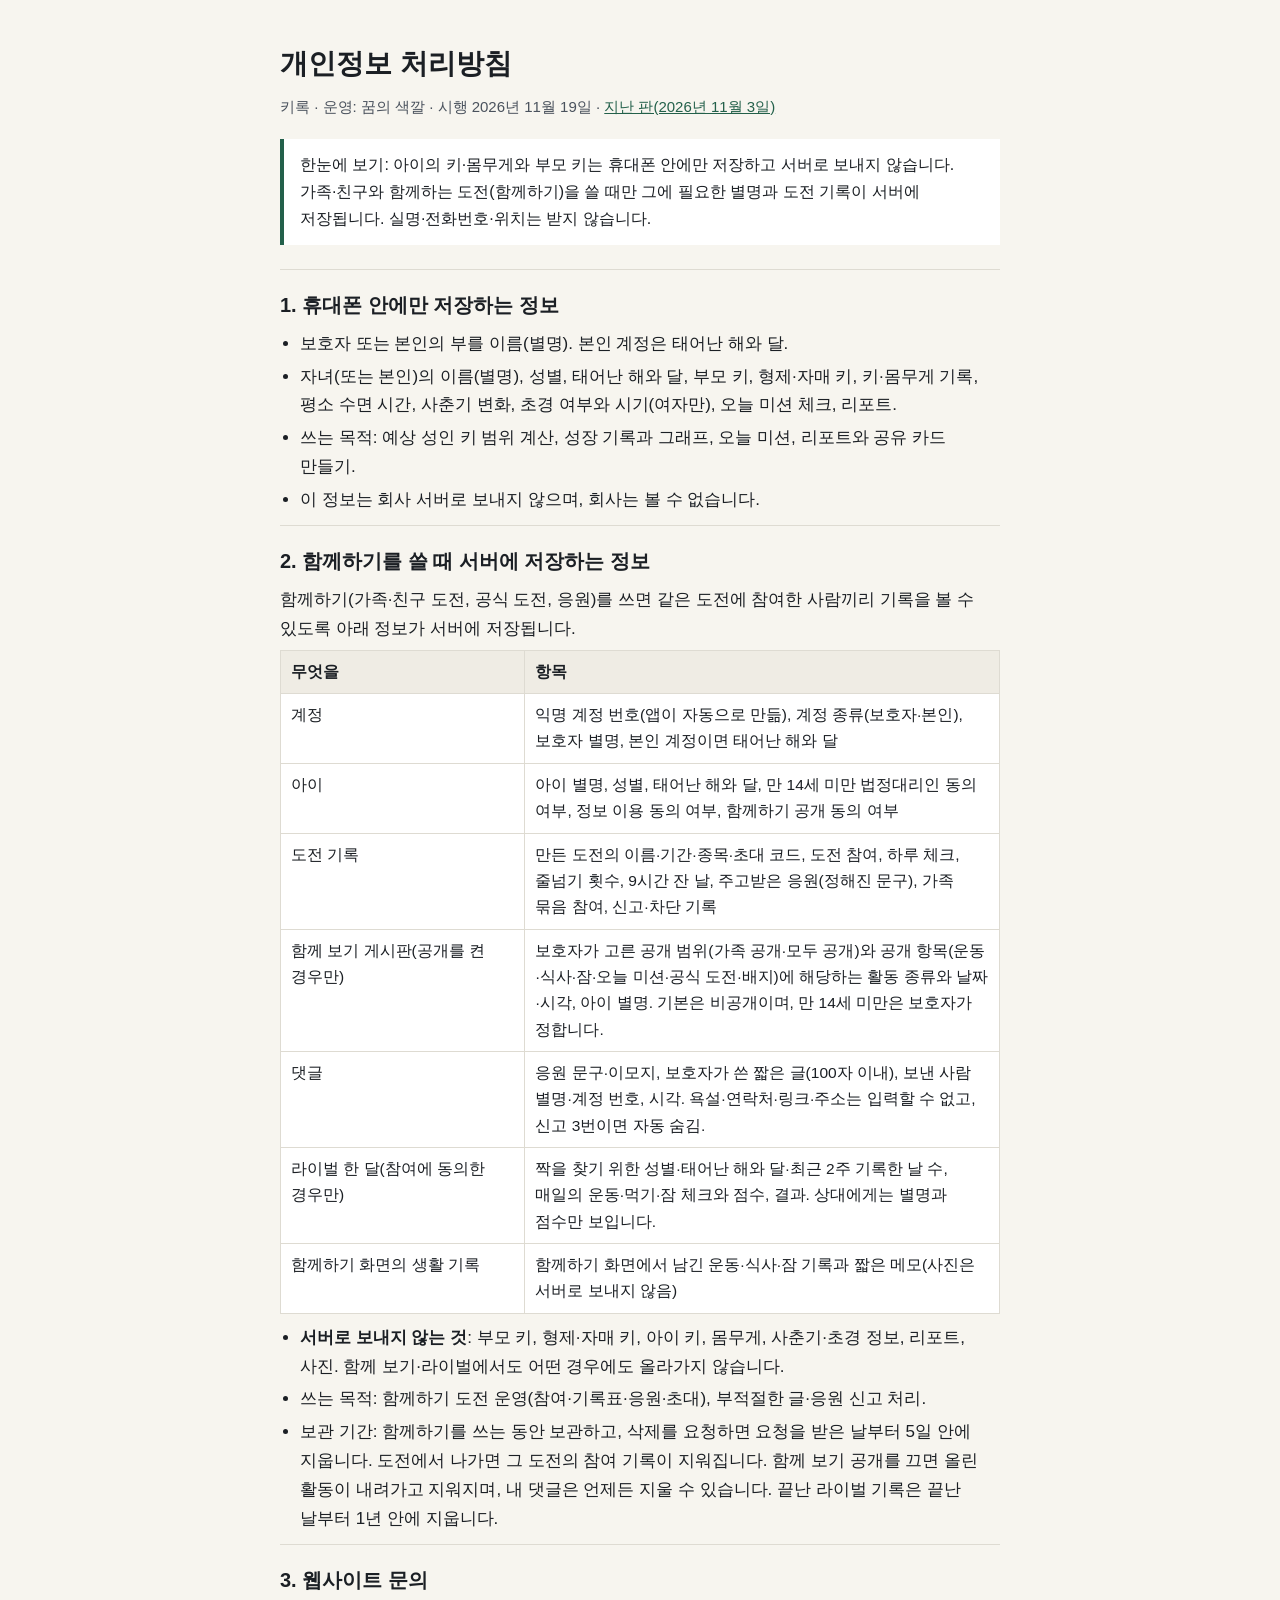
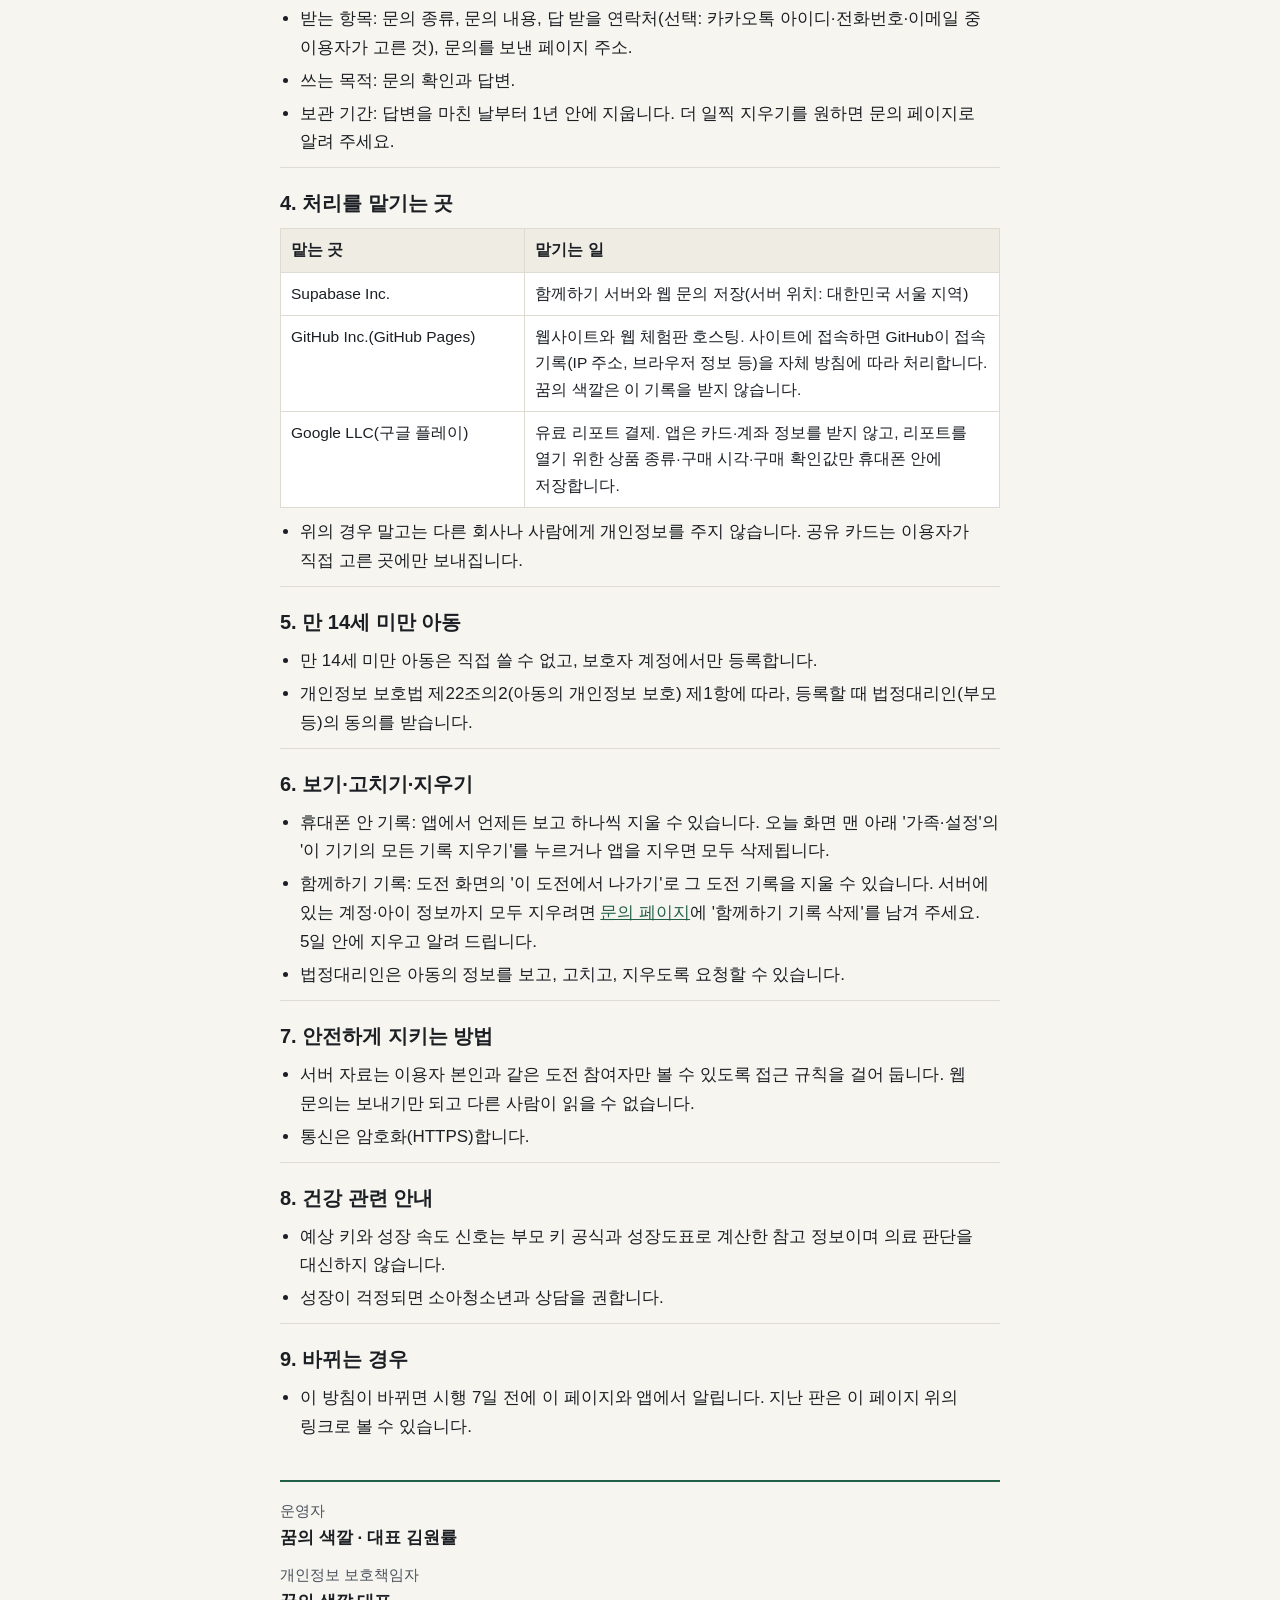
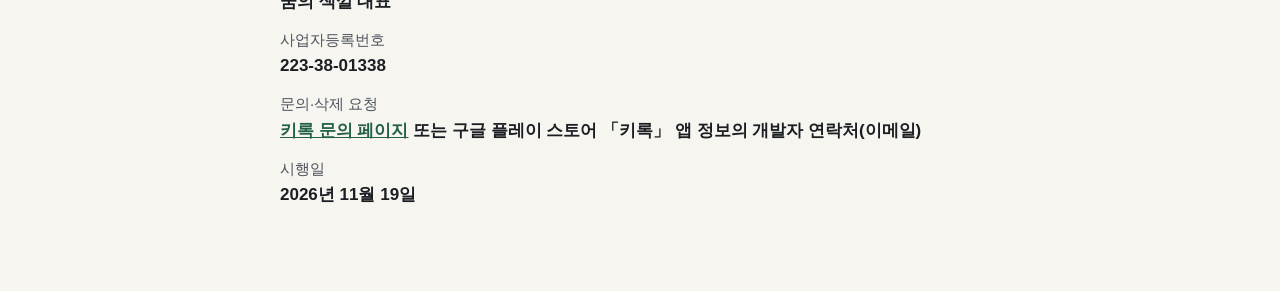
<file: privacy/index.html>
<!doctype html>
<html lang="ko">
<head>
<meta charset="utf-8">
<meta name="viewport" content="width=device-width, initial-scale=1">
<title>키록 개인정보 처리방침</title>
<meta name="description" content="키록(운영: 꿈의 색깔) 개인정보 처리방침. 시행 2026년 11월 19일.">
<style>
  :root { --ink:#1B1F24; --sub:#4A525D; --line:#DEDBD2; --accent:#23604A; --bg:#F7F5EF; }
  * { box-sizing:border-box; }
  body { margin:0; background:var(--bg); color:var(--ink);
         font-family:-apple-system, "Apple SD Gothic Neo", "Malgun Gothic", "Noto Sans KR", sans-serif;
         font-size:17px; line-height:1.7; word-break:keep-all; overflow-wrap:break-word; }
  main { max-width:760px; margin:0 auto; padding:40px 20px 64px; }
  h1 { font-size:28px; margin:0 0 6px; }
  .meta { color:var(--sub); font-size:15px; margin:0 0 20px; }
  .sum { background:#fff; border-left:4px solid var(--accent); padding:12px 16px; margin:0 0 24px; font-size:16px; }
  section { border-top:1px solid var(--line); padding:18px 0 6px; }
  h2 { font-size:20px; margin:0 0 8px; }
  ul { margin:0; padding-left:20px; }
  li { margin:4px 0; }
  table { border-collapse:collapse; width:100%; background:#fff; font-size:15.5px; margin:6px 0 10px; }
  th, td { border:1px solid var(--line); padding:8px 10px; text-align:left; vertical-align:top; }
  th { background:#EFECE4; }
  a { color:var(--accent); }
  .contact { border-top:2px solid var(--accent); margin-top:28px; padding-top:16px; }
  .contact dt { color:var(--sub); font-size:15px; }
  .contact dd { margin:0 0 10px; font-weight:600; }
  @media (max-width:520px){ table, thead, tbody, tr, th, td { font-size:15px; } th, td { padding:7px 8px; } }
</style>
</head>
<body>
<main>
  <h1>개인정보 처리방침</h1>
  <p class="meta">키록 · 운영: 꿈의 색깔 · 시행 2026년 11월 19일 · <a href="20261103/">지난 판(2026년 11월 3일)</a></p>

  <p class="sum">한눈에 보기: 아이의 키·몸무게와 부모 키는 휴대폰 안에만 저장하고 서버로 보내지 않습니다. 가족·친구와 함께하는 도전(함께하기)을 쓸 때만 그에 필요한 별명과 도전 기록이 서버에 저장됩니다. 실명·전화번호·위치는 받지 않습니다.</p>

  <section>
    <h2>1. 휴대폰 안에만 저장하는 정보</h2>
    <ul>
      <li>보호자 또는 본인의 부를 이름(별명). 본인 계정은 태어난 해와 달.</li>
      <li>자녀(또는 본인)의 이름(별명), 성별, 태어난 해와 달, 부모 키, 형제·자매 키, 키·몸무게 기록, 평소 수면 시간, 사춘기 변화, 초경 여부와 시기(여자만), 오늘 미션 체크, 리포트.</li>
      <li>쓰는 목적: 예상 성인 키 범위 계산, 성장 기록과 그래프, 오늘 미션, 리포트와 공유 카드 만들기.</li>
      <li>이 정보는 회사 서버로 보내지 않으며, 회사는 볼 수 없습니다.</li>
    </ul>
  </section>

  <section>
    <h2>2. 함께하기를 쓸 때 서버에 저장하는 정보</h2>
    <p style="margin:0 0 6px">함께하기(가족·친구 도전, 공식 도전, 응원)를 쓰면 같은 도전에 참여한 사람끼리 기록을 볼 수 있도록 아래 정보가 서버에 저장됩니다.</p>
    <table>
      <tr><th style="width:34%">무엇을</th><th>항목</th></tr>
      <tr><td>계정</td><td>익명 계정 번호(앱이 자동으로 만듦), 계정 종류(보호자·본인), 보호자 별명, 본인 계정이면 태어난 해와 달</td></tr>
      <tr><td>아이</td><td>아이 별명, 성별, 태어난 해와 달, 만 14세 미만 법정대리인 동의 여부, 정보 이용 동의 여부, 함께하기 공개 동의 여부</td></tr>
      <tr><td>도전 기록</td><td>만든 도전의 이름·기간·종목·초대 코드, 도전 참여, 하루 체크, 줄넘기 횟수, 9시간 잔 날, 주고받은 응원(정해진 문구), 가족 묶음 참여, 신고·차단 기록</td></tr>
      <tr><td>함께 보기 게시판(공개를 켠 경우만)</td><td>보호자가 고른 공개 범위(가족 공개·모두 공개)와 공개 항목(운동·식사·잠·오늘 미션·공식 도전·배지)에 해당하는 활동 종류와 날짜·시각, 아이 별명. 기본은 비공개이며, 만 14세 미만은 보호자가 정합니다.</td></tr>
      <tr><td>댓글</td><td>응원 문구·이모지, 보호자가 쓴 짧은 글(100자 이내), 보낸 사람 별명·계정 번호, 시각. 욕설·연락처·링크·주소는 입력할 수 없고, 신고 3번이면 자동 숨김.</td></tr>
      <tr><td>라이벌 한 달(참여에 동의한 경우만)</td><td>짝을 찾기 위한 성별·태어난 해와 달·최근 2주 기록한 날 수, 매일의 운동·먹기·잠 체크와 점수, 결과. 상대에게는 별명과 점수만 보입니다.</td></tr>
      <tr><td>함께하기 화면의 생활 기록</td><td>함께하기 화면에서 남긴 운동·식사·잠 기록과 짧은 메모(사진은 서버로 보내지 않음)</td></tr>
    </table>
    <ul>
      <li><b>서버로 보내지 않는 것</b>: 부모 키, 형제·자매 키, 아이 키, 몸무게, 사춘기·초경 정보, 리포트, 사진. 함께 보기·라이벌에서도 어떤 경우에도 올라가지 않습니다.</li>
      <li>쓰는 목적: 함께하기 도전 운영(참여·기록표·응원·초대), 부적절한 글·응원 신고 처리.</li>
      <li>보관 기간: 함께하기를 쓰는 동안 보관하고, 삭제를 요청하면 요청을 받은 날부터 5일 안에 지웁니다. 도전에서 나가면 그 도전의 참여 기록이 지워집니다. 함께 보기 공개를 끄면 올린 활동이 내려가고 지워지며, 내 댓글은 언제든 지울 수 있습니다. 끝난 라이벌 기록은 끝난 날부터 1년 안에 지웁니다.</li>
    </ul>
  </section>

  <section>
    <h2>3. 웹사이트 문의</h2>
    <ul>
      <li>받는 항목: 문의 종류, 문의 내용, 답 받을 연락처(선택: 카카오톡 아이디·전화번호·이메일 중 이용자가 고른 것), 문의를 보낸 페이지 주소.</li>
      <li>쓰는 목적: 문의 확인과 답변.</li>
      <li>보관 기간: 답변을 마친 날부터 1년 안에 지웁니다. 더 일찍 지우기를 원하면 문의 페이지로 알려 주세요.</li>
    </ul>
  </section>

  <section>
    <h2>4. 처리를 맡기는 곳</h2>
    <table>
      <tr><th style="width:34%">맡는 곳</th><th>맡기는 일</th></tr>
      <tr><td>Supabase Inc.</td><td>함께하기 서버와 웹 문의 저장(서버 위치: 대한민국 서울 지역)</td></tr>
      <tr><td>GitHub Inc.(GitHub Pages)</td><td>웹사이트와 웹 체험판 호스팅. 사이트에 접속하면 GitHub이 접속 기록(IP 주소, 브라우저 정보 등)을 자체 방침에 따라 처리합니다. 꿈의 색깔은 이 기록을 받지 않습니다.</td></tr>
      <tr><td>Google LLC(구글 플레이)</td><td>유료 리포트 결제. 앱은 카드·계좌 정보를 받지 않고, 리포트를 열기 위한 상품 종류·구매 시각·구매 확인값만 휴대폰 안에 저장합니다.</td></tr>
    </table>
    <ul>
      <li>위의 경우 말고는 다른 회사나 사람에게 개인정보를 주지 않습니다. 공유 카드는 이용자가 직접 고른 곳에만 보내집니다.</li>
    </ul>
  </section>

  <section>
    <h2>5. 만 14세 미만 아동</h2>
    <ul>
      <li>만 14세 미만 아동은 직접 쓸 수 없고, 보호자 계정에서만 등록합니다.</li>
      <li>개인정보 보호법 제22조의2(아동의 개인정보 보호) 제1항에 따라, 등록할 때 법정대리인(부모 등)의 동의를 받습니다.</li>
    </ul>
  </section>

  <section>
    <h2>6. 보기·고치기·지우기</h2>
    <ul>
      <li>휴대폰 안 기록: 앱에서 언제든 보고 하나씩 지울 수 있습니다. 오늘 화면 맨 아래 '가족·설정'의 '이 기기의 모든 기록 지우기'를 누르거나 앱을 지우면 모두 삭제됩니다.</li>
      <li>함께하기 기록: 도전 화면의 '이 도전에서 나가기'로 그 도전 기록을 지울 수 있습니다. 서버에 있는 계정·아이 정보까지 모두 지우려면 <a href="../support/">문의 페이지</a>에 '함께하기 기록 삭제'를 남겨 주세요. 5일 안에 지우고 알려 드립니다.</li>
      <li>법정대리인은 아동의 정보를 보고, 고치고, 지우도록 요청할 수 있습니다.</li>
    </ul>
  </section>

  <section>
    <h2>7. 안전하게 지키는 방법</h2>
    <ul>
      <li>서버 자료는 이용자 본인과 같은 도전 참여자만 볼 수 있도록 접근 규칙을 걸어 둡니다. 웹 문의는 보내기만 되고 다른 사람이 읽을 수 없습니다.</li>
      <li>통신은 암호화(HTTPS)합니다.</li>
    </ul>
  </section>

  <section>
    <h2>8. 건강 관련 안내</h2>
    <ul>
      <li>예상 키와 성장 속도 신호는 부모 키 공식과 성장도표로 계산한 참고 정보이며 의료 판단을 대신하지 않습니다.</li>
      <li>성장이 걱정되면 소아청소년과 상담을 권합니다.</li>
    </ul>
  </section>

  <section>
    <h2>9. 바뀌는 경우</h2>
    <ul>
      <li>이 방침이 바뀌면 시행 7일 전에 이 페이지와 앱에서 알립니다. 지난 판은 이 페이지 위의 링크로 볼 수 있습니다.</li>
    </ul>
  </section>

  <dl class="contact">
    <dt>운영자</dt><dd>꿈의 색깔 · 대표 김원률</dd>
    <dt>개인정보 보호책임자</dt><dd>꿈의 색깔 대표</dd>
    <dt>사업자등록번호</dt><dd>223-38-01338</dd>
    <dt>문의·삭제 요청</dt><dd><a href="../support/">키록 문의 페이지</a> 또는 구글 플레이 스토어 「키록」 앱 정보의 개발자 연락처(이메일)</dd>
    <dt>시행일</dt><dd>2026년 11월 19일</dd>
  </dl>
</main>
</body>
</html>
</file>
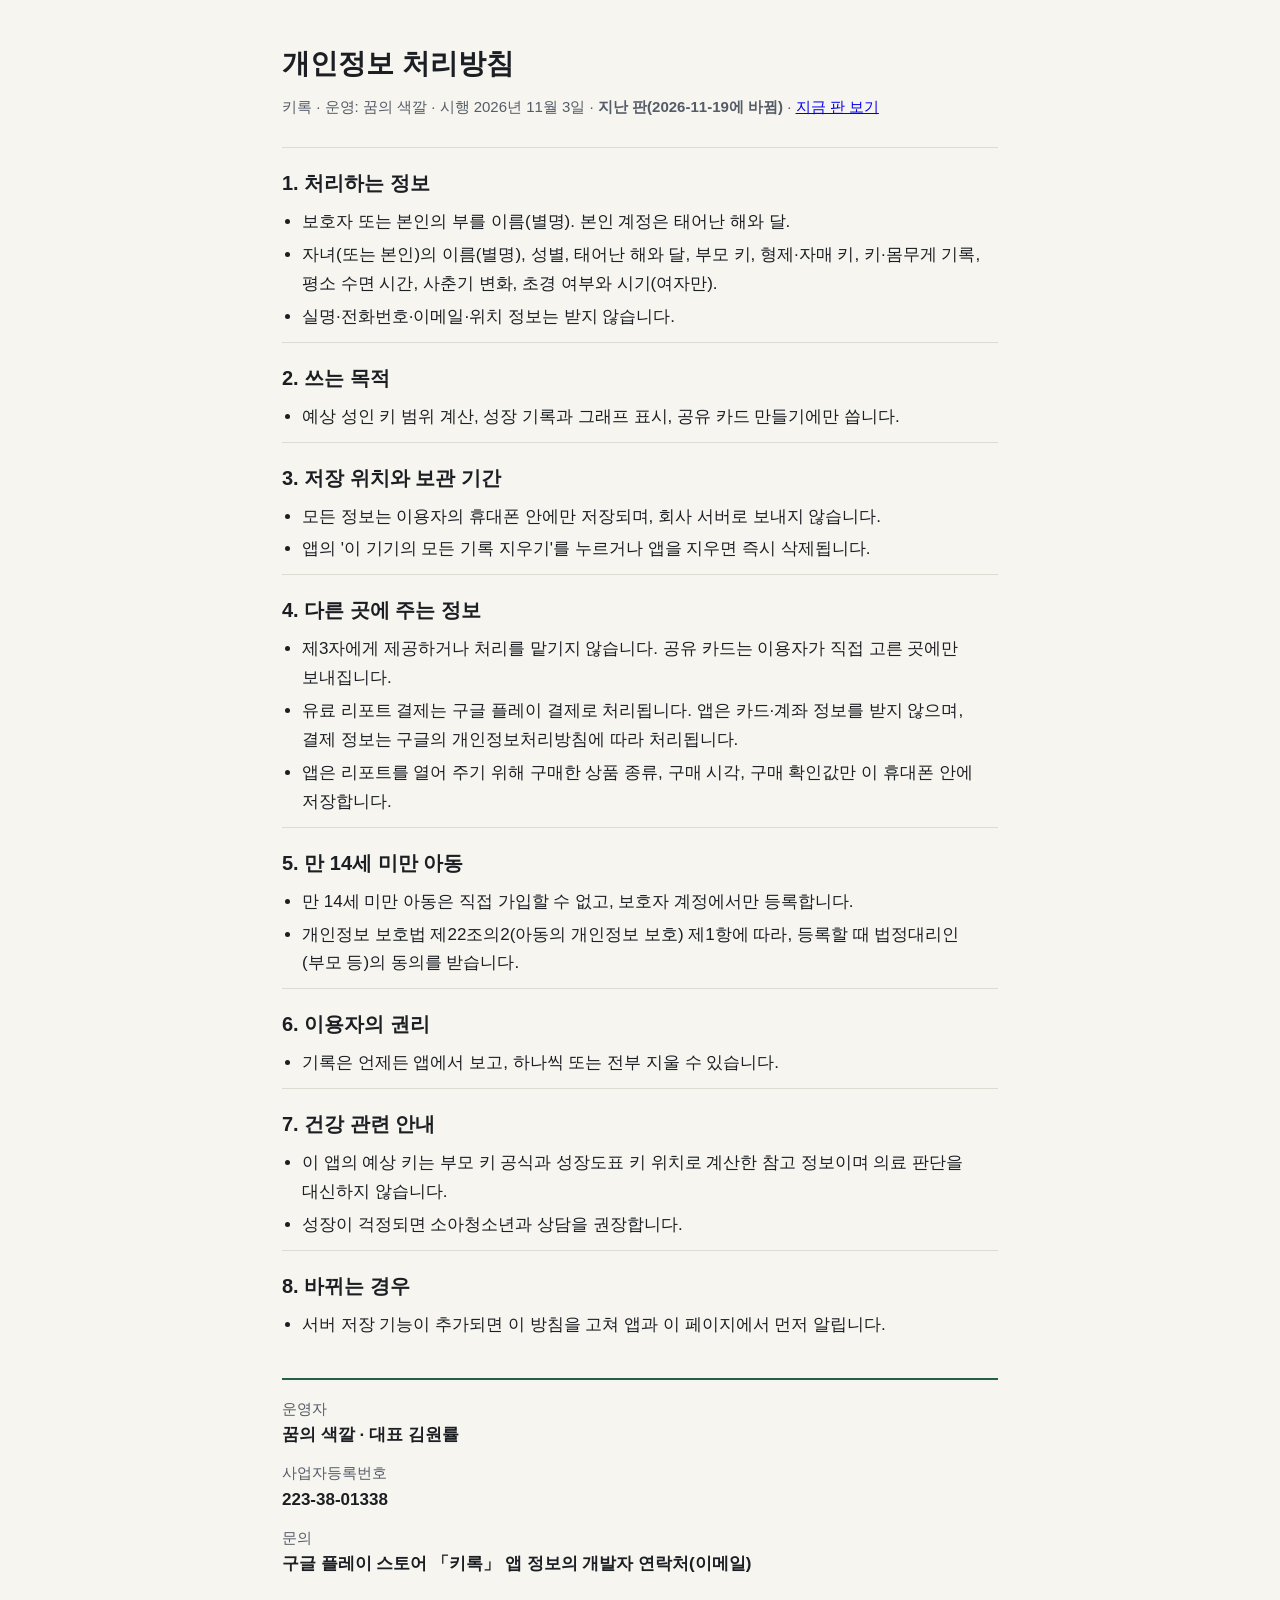
<file: privacy/20261103/index.html>
<!doctype html>
<html lang="ko">
<head>
<meta charset="utf-8">
<meta name="viewport" content="width=device-width, initial-scale=1">
<title>키록 개인정보 처리방침</title>
<style>
  :root { --ink:#1B1F24; --sub:#545C68; --line:#DEDBD2; --accent:#23604A; --bg:#F7F5EF; }
  * { box-sizing:border-box; }
  body { margin:0; background:var(--bg); color:var(--ink);
         font-family:-apple-system, "Apple SD Gothic Neo", "Malgun Gothic", "Noto Sans KR", sans-serif;
         font-size:17px; line-height:1.7; word-break:keep-all; }
  main { max-width:760px; margin:0 auto; padding:40px 22px 64px; }
  h1 { font-size:28px; margin:0 0 6px; }
  .meta { color:var(--sub); font-size:15px; margin:0 0 28px; }
  section { border-top:1px solid var(--line); padding:18px 0 6px; }
  h2 { font-size:20px; margin:0 0 8px; }
  ul { margin:0; padding-left:20px; }
  li { margin:4px 0; }
  .contact { border-top:2px solid var(--accent); margin-top:28px; padding-top:16px; }
  .contact dt { color:var(--sub); font-size:15px; }
  .contact dd { margin:0 0 10px; font-weight:600; }
</style>
</head>
<body>
<main>
  <h1>개인정보 처리방침</h1>
  <p class="meta">키록 · 운영: 꿈의 색깔 · 시행 2026년 11월 3일 · <b>지난 판(2026-11-19에 바뀜)</b> · <a href="../">지금 판 보기</a></p>

  <section>
    <h2>1. 처리하는 정보</h2>
    <ul>
      <li>보호자 또는 본인의 부를 이름(별명). 본인 계정은 태어난 해와 달.</li>
      <li>자녀(또는 본인)의 이름(별명), 성별, 태어난 해와 달, 부모 키, 형제·자매 키, 키·몸무게 기록, 평소 수면 시간, 사춘기 변화, 초경 여부와 시기(여자만).</li>
      <li>실명·전화번호·이메일·위치 정보는 받지 않습니다.</li>
    </ul>
  </section>

  <section>
    <h2>2. 쓰는 목적</h2>
    <ul>
      <li>예상 성인 키 범위 계산, 성장 기록과 그래프 표시, 공유 카드 만들기에만 씁니다.</li>
    </ul>
  </section>

  <section>
    <h2>3. 저장 위치와 보관 기간</h2>
    <ul>
      <li>모든 정보는 이용자의 휴대폰 안에만 저장되며, 회사 서버로 보내지 않습니다.</li>
      <li>앱의 '이 기기의 모든 기록 지우기'를 누르거나 앱을 지우면 즉시 삭제됩니다.</li>
    </ul>
  </section>

  <section>
    <h2>4. 다른 곳에 주는 정보</h2>
    <ul>
      <li>제3자에게 제공하거나 처리를 맡기지 않습니다. 공유 카드는 이용자가 직접 고른 곳에만 보내집니다.</li>
      <li>유료 리포트 결제는 구글 플레이 결제로 처리됩니다. 앱은 카드·계좌 정보를 받지 않으며, 결제 정보는 구글의 개인정보처리방침에 따라 처리됩니다.</li>
      <li>앱은 리포트를 열어 주기 위해 구매한 상품 종류, 구매 시각, 구매 확인값만 이 휴대폰 안에 저장합니다.</li>
    </ul>
  </section>

  <section>
    <h2>5. 만 14세 미만 아동</h2>
    <ul>
      <li>만 14세 미만 아동은 직접 가입할 수 없고, 보호자 계정에서만 등록합니다.</li>
      <li>개인정보 보호법 제22조의2(아동의 개인정보 보호) 제1항에 따라, 등록할 때 법정대리인(부모 등)의 동의를 받습니다.</li>
    </ul>
  </section>

  <section>
    <h2>6. 이용자의 권리</h2>
    <ul>
      <li>기록은 언제든 앱에서 보고, 하나씩 또는 전부 지울 수 있습니다.</li>
    </ul>
  </section>

  <section>
    <h2>7. 건강 관련 안내</h2>
    <ul>
      <li>이 앱의 예상 키는 부모 키 공식과 성장도표 키 위치로 계산한 참고 정보이며 의료 판단을 대신하지 않습니다.</li>
      <li>성장이 걱정되면 소아청소년과 상담을 권장합니다.</li>
    </ul>
  </section>

  <section>
    <h2>8. 바뀌는 경우</h2>
    <ul>
      <li>서버 저장 기능이 추가되면 이 방침을 고쳐 앱과 이 페이지에서 먼저 알립니다.</li>
    </ul>
  </section>

  <dl class="contact">
    <dt>운영자</dt><dd>꿈의 색깔 · 대표 김원률</dd>
    <dt>사업자등록번호</dt><dd>223-38-01338</dd>
    <dt>문의</dt><dd>구글 플레이 스토어 「키록」 앱 정보의 개발자 연락처(이메일)</dd>
  </dl>
</main>
</body>
</html>
</file>
